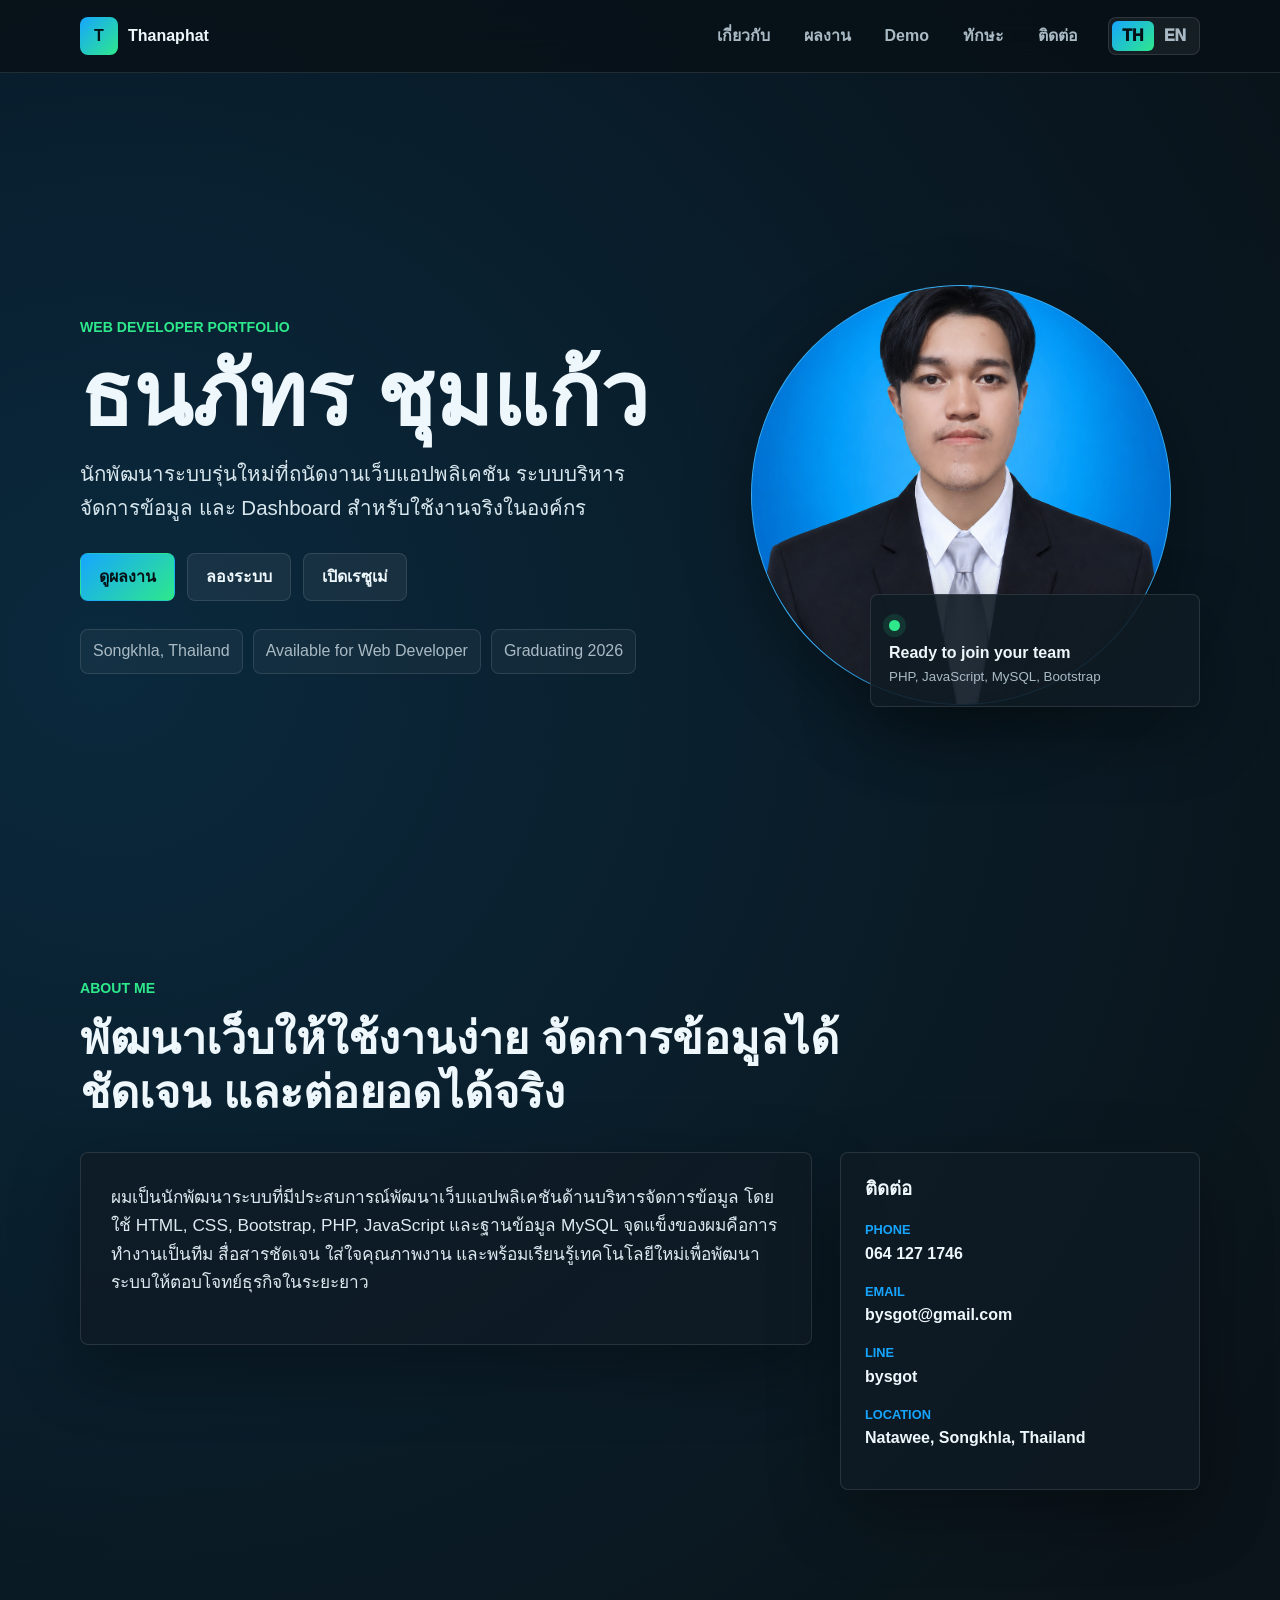
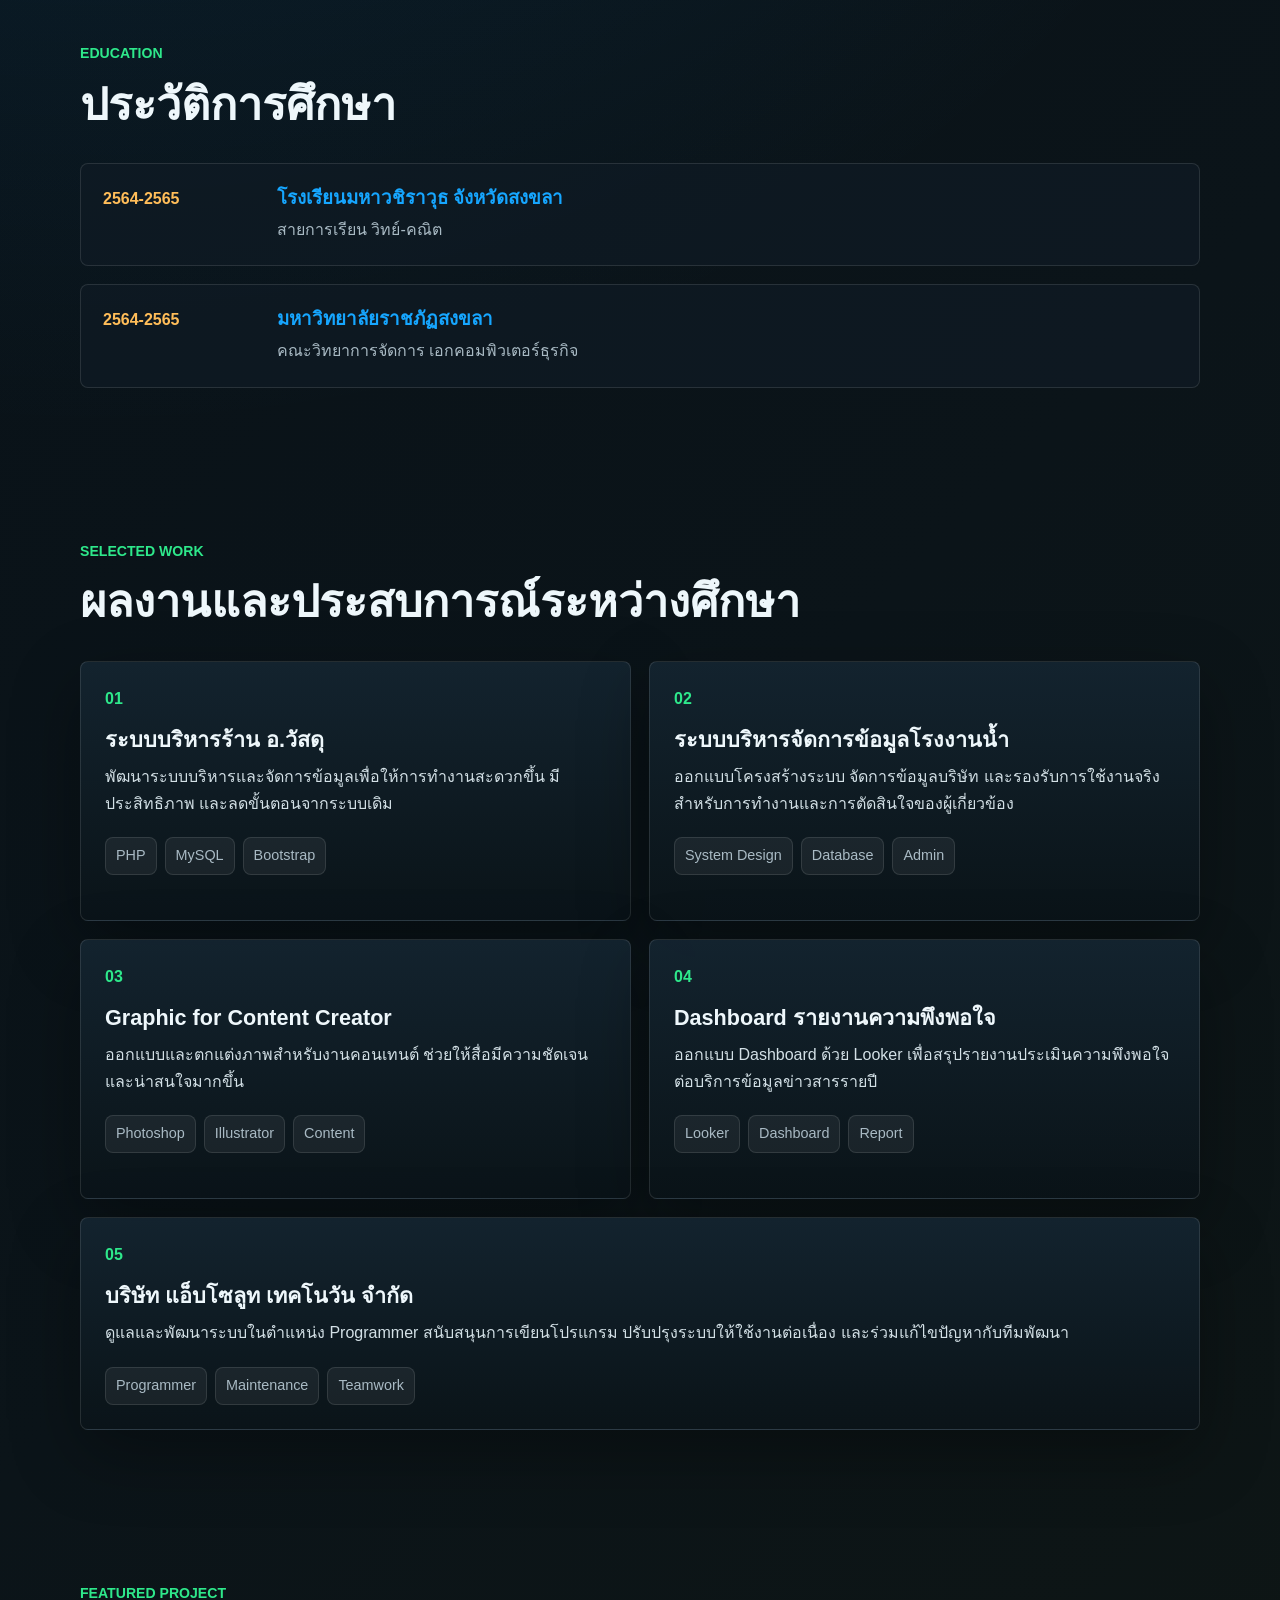
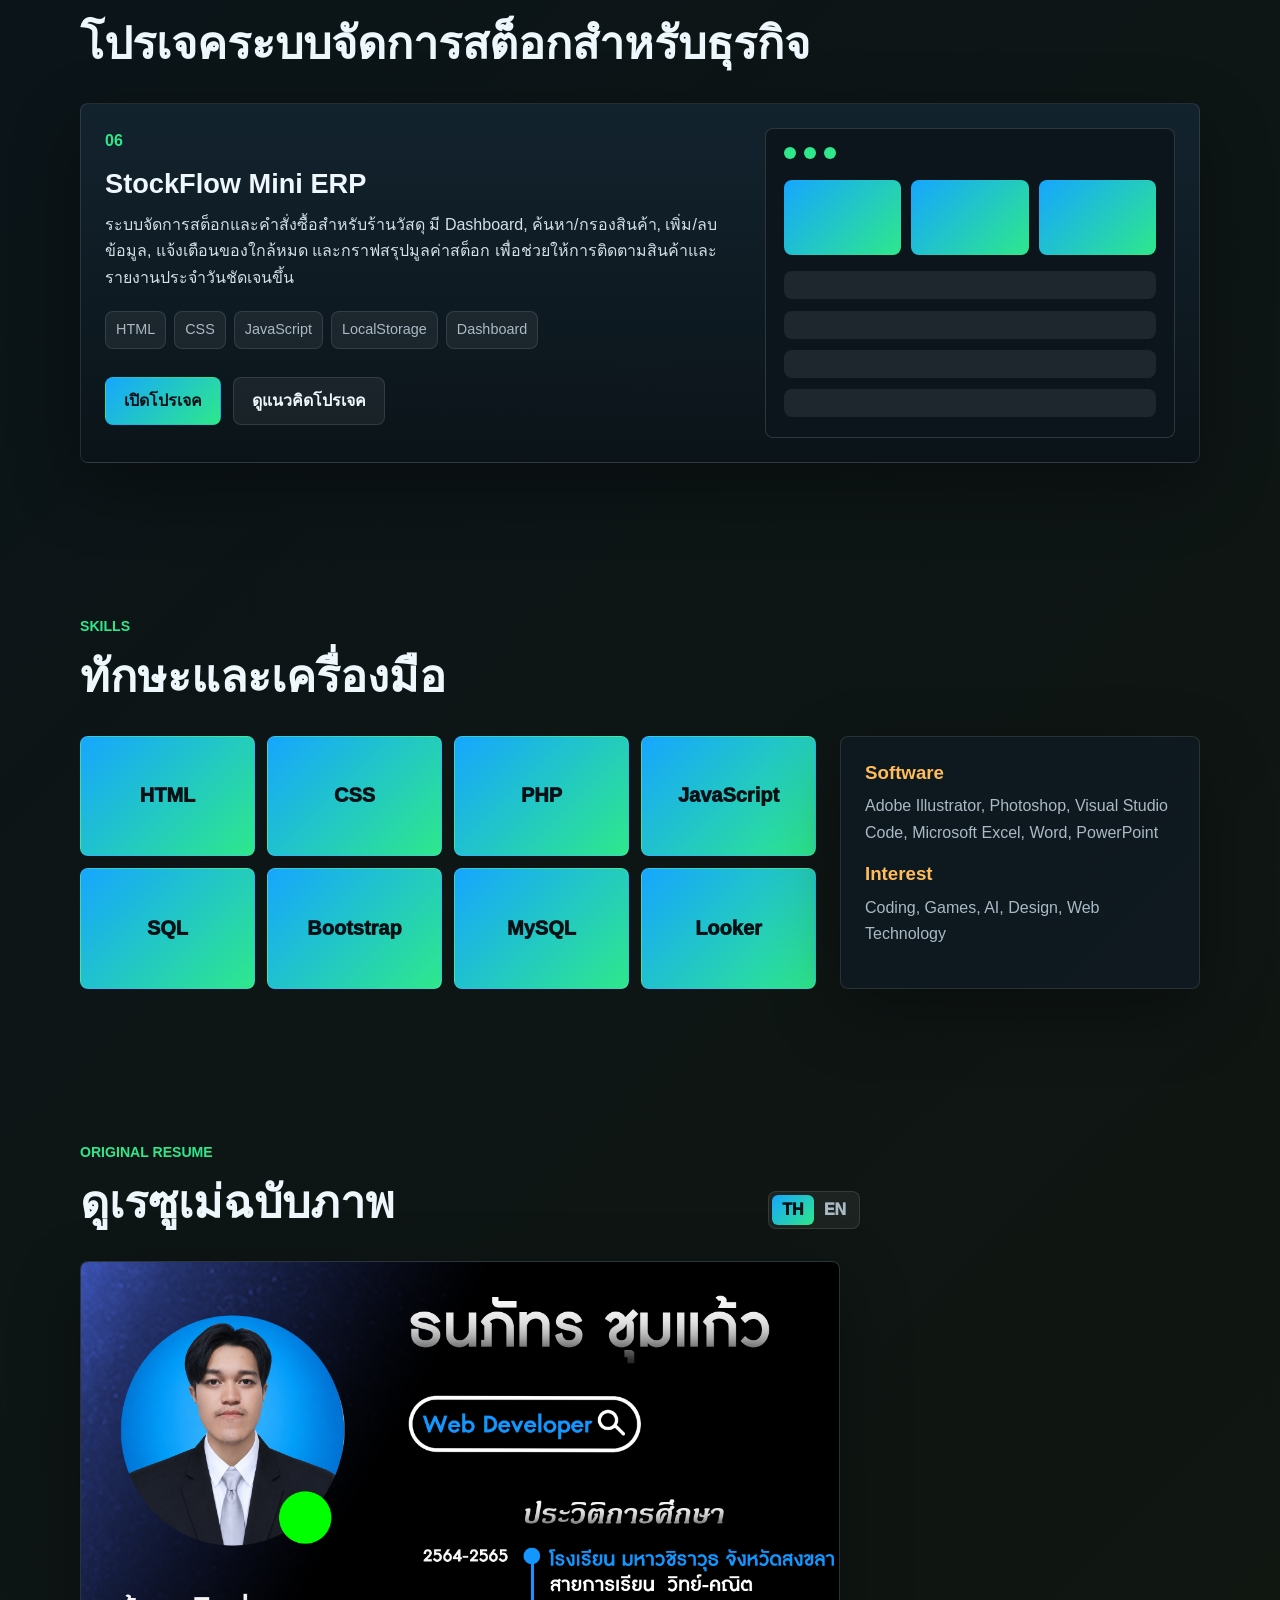
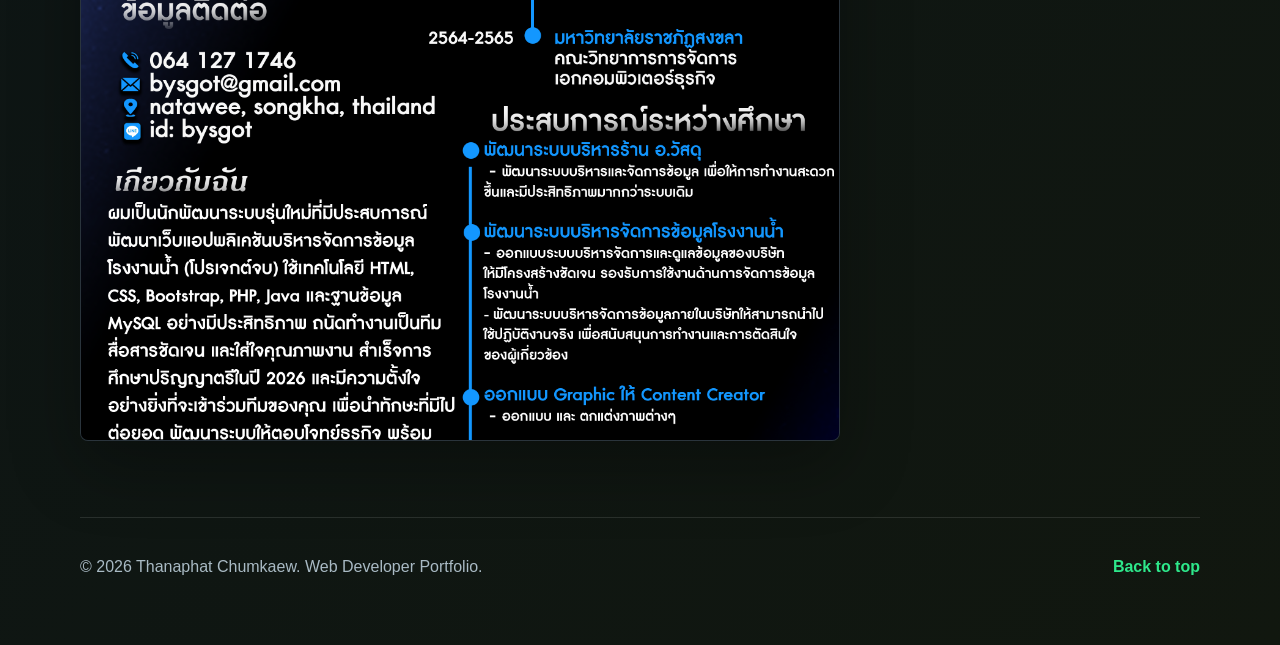
<file: index.html>
<!doctype html>
<html lang="th">
<head>
  <meta charset="utf-8">
  <meta name="viewport" content="width=device-width, initial-scale=1">
  <meta name="description" content="Portfolio ของ ธนภัทร ชุมแก้ว Web Developer พร้อมประสบการณ์พัฒนาเว็บ ระบบบริหารจัดการข้อมูล และ Dashboard">
  <title>ธนภัทร ชุมแก้ว | Web Developer Portfolio</title>
  <link rel="stylesheet" href="styles.css?v=3">
</head>
<body>
  <header class="site-header" id="top">
    <nav class="nav" aria-label="Main navigation">
      <a class="brand" href="#top" aria-label="กลับด้านบน" data-i18n-aria-label="nav.backTop">
        <span class="brand-mark">T</span>
        <span>Thanaphat</span>
      </a>
      <div class="nav-links" id="navMenu">
        <a href="#about" data-i18n="nav.about">เกี่ยวกับ</a>
        <a href="#experience" data-i18n="nav.work">ผลงาน</a>
        <a href="#projects-demo" data-i18n="nav.demo">Demo</a>
        <a href="#skills" data-i18n="nav.skills">ทักษะ</a>
        <a href="#contact" data-i18n="nav.contact">ติดต่อ</a>
      </div>
      <div class="nav-actions">
        <div class="language-switch" role="group" aria-label="เลือกภาษา" data-i18n-aria-label="language.switchLabel">
          <button class="lang-button is-active" type="button" data-lang="th" aria-pressed="true">TH</button>
          <button class="lang-button" type="button" data-lang="en" aria-pressed="false">EN</button>
        </div>
        <button class="nav-toggle" type="button" aria-expanded="false" aria-controls="navMenu" aria-label="เปิดเมนู" data-i18n-aria-label="nav.openMenu">
          <span></span><span></span><span></span>
        </button>
      </div>
    </nav>
  </header>

  <main>
    <section class="hero section-band">
      <div class="hero-copy reveal">
        <p class="eyebrow" data-i18n="hero.eyebrow">Web Developer Portfolio</p>
        <h1 data-i18n="hero.name">ธนภัทร ชุมแก้ว</h1>
        <p class="lead" data-i18n="hero.lead">นักพัฒนาระบบรุ่นใหม่ที่ถนัดงานเว็บแอปพลิเคชัน ระบบบริหารจัดการข้อมูล และ Dashboard สำหรับใช้งานจริงในองค์กร</p>
        <div class="hero-actions">
          <a class="button primary" href="#experience" data-i18n="hero.viewWork">ดูผลงาน</a>
          <a class="button ghost" href="stockflow/index.html" data-i18n="hero.tryDemo">ลองระบบ</a>
          <a class="button ghost" href="assets/resume.png" target="_blank" rel="noopener" data-resume-link data-i18n="hero.openResume">เปิดเรซูเม่</a>
        </div>
        <div class="quick-info" aria-label="ข้อมูลสรุป" data-i18n-aria-label="hero.quickInfoLabel">
          <span data-i18n="hero.location">Songkhla, Thailand</span>
          <span data-i18n="hero.availability">Available for Web Developer</span>
          <span data-i18n="hero.graduation">Graduating 2026</span>
        </div>
      </div>
      <div class="hero-visual reveal" aria-label="ภาพโปรไฟล์" data-i18n-aria-label="hero.profileLabel">
        <div class="portrait-wrap">
          <img src="assets/profile.png" alt="ธนภัทร ชุมแก้ว" data-i18n-alt="hero.profileAlt">
        </div>
        <div class="status-card">
          <span class="status-dot"></span>
          <strong data-i18n="hero.statusTitle">Ready to join your team</strong>
          <small data-i18n="hero.statusSkills">PHP, JavaScript, MySQL, Bootstrap</small>
        </div>
      </div>
    </section>

    <section class="section about" id="about">
      <div class="section-heading reveal">
        <p class="eyebrow" data-i18n="about.eyebrow">About Me</p>
        <h2 data-i18n="about.title">พัฒนาเว็บให้ใช้งานง่าย จัดการข้อมูลได้ชัดเจน และต่อยอดได้จริง</h2>
      </div>
      <div class="about-grid">
        <div class="about-text reveal">
          <p data-i18n="about.body">ผมเป็นนักพัฒนาระบบที่มีประสบการณ์พัฒนาเว็บแอปพลิเคชันด้านบริหารจัดการข้อมูล โดยใช้ HTML, CSS, Bootstrap, PHP, JavaScript และฐานข้อมูล MySQL จุดแข็งของผมคือการทำงานเป็นทีม สื่อสารชัดเจน ใส่ใจคุณภาพงาน และพร้อมเรียนรู้เทคโนโลยีใหม่เพื่อพัฒนาระบบให้ตอบโจทย์ธุรกิจในระยะยาว</p>
        </div>
        <div class="contact-panel reveal" id="contact">
          <h3 data-i18n="contact.title">ติดต่อ</h3>
          <a href="tel:0641271746"><span data-i18n="contact.phone">Phone</span>064 127 1746</a>
          <a href="mailto:bysgot@gmail.com"><span data-i18n="contact.email">Email</span>bysgot@gmail.com</a>
          <p><span data-i18n="contact.line">Line</span>bysgot</p>
          <p><span data-i18n="contact.locationLabel">Location</span><strong class="contact-value" data-i18n="contact.location">Natawee, Songkhla, Thailand</strong></p>
        </div>
      </div>
    </section>

    <section class="section education">
      <div class="section-heading reveal">
        <p class="eyebrow" data-i18n="education.eyebrow">Education</p>
        <h2 data-i18n="education.title">ประวัติการศึกษา</h2>
      </div>
      <div class="timeline compact reveal">
        <article>
          <time data-i18n="education.schoolDate">2564-2565</time>
          <div>
            <h3 data-i18n="education.schoolName">โรงเรียนมหาวชิราวุธ จังหวัดสงขลา</h3>
            <p data-i18n="education.schoolProgram">สายการเรียน วิทย์-คณิต</p>
          </div>
        </article>
        <article>
          <time data-i18n="education.universityDate">2564-2565</time>
          <div>
            <h3 data-i18n="education.universityName">มหาวิทยาลัยราชภัฏสงขลา</h3>
            <p data-i18n="education.universityProgram">คณะวิทยาการจัดการ เอกคอมพิวเตอร์ธุรกิจ</p>
          </div>
        </article>
      </div>
    </section>

    <section class="section experience" id="experience">
      <div class="section-heading reveal">
        <p class="eyebrow" data-i18n="work.eyebrow">Selected Work</p>
        <h2 data-i18n="work.title">ผลงานและประสบการณ์ระหว่างศึกษา</h2>
      </div>
      <div class="project-grid">
        <article class="project-card reveal">
          <span class="project-number">01</span>
          <h3 data-i18n="work.project1.title">ระบบบริหารร้าน อ.วัสดุ</h3>
          <p data-i18n="work.project1.body">พัฒนาระบบบริหารและจัดการข้อมูลเพื่อให้การทำงานสะดวกขึ้น มีประสิทธิภาพ และลดขั้นตอนจากระบบเดิม</p>
          <div class="tag-row"><span>PHP</span><span>MySQL</span><span>Bootstrap</span></div>
        </article>
        <article class="project-card reveal">
          <span class="project-number">02</span>
          <h3 data-i18n="work.project2.title">ระบบบริหารจัดการข้อมูลโรงงานน้ำ</h3>
          <p data-i18n="work.project2.body">ออกแบบโครงสร้างระบบ จัดการข้อมูลบริษัท และรองรับการใช้งานจริงสำหรับการทำงานและการตัดสินใจของผู้เกี่ยวข้อง</p>
          <div class="tag-row"><span>System Design</span><span>Database</span><span>Admin</span></div>
        </article>
        <article class="project-card reveal">
          <span class="project-number">03</span>
          <h3 data-i18n="work.project3.title">Graphic for Content Creator</h3>
          <p data-i18n="work.project3.body">ออกแบบและตกแต่งภาพสำหรับงานคอนเทนต์ ช่วยให้สื่อมีความชัดเจนและน่าสนใจมากขึ้น</p>
          <div class="tag-row"><span>Photoshop</span><span>Illustrator</span><span>Content</span></div>
        </article>
        <article class="project-card reveal">
          <span class="project-number">04</span>
          <h3 data-i18n="work.project4.title">Dashboard รายงานความพึงพอใจ</h3>
          <p data-i18n="work.project4.body">ออกแบบ Dashboard ด้วย Looker เพื่อสรุปรายงานประเมินความพึงพอใจต่อบริการข้อมูลข่าวสารรายปี</p>
          <div class="tag-row"><span>Looker</span><span>Dashboard</span><span>Report</span></div>
        </article>
        <article class="project-card wide reveal">
          <span class="project-number">05</span>
          <h3 data-i18n="work.project5.title">บริษัท แอ็บโซลูท เทคโนวัน จำกัด</h3>
          <p data-i18n="work.project5.body">ดูแลและพัฒนาระบบในตำแหน่ง Programmer สนับสนุนการเขียนโปรแกรม ปรับปรุงระบบให้ใช้งานต่อเนื่อง และร่วมแก้ไขปัญหากับทีมพัฒนา</p>
          <div class="tag-row"><span>Programmer</span><span>Maintenance</span><span>Teamwork</span></div>
        </article>
      </div>
    </section>

    <section class="section demo-showcase" id="projects-demo">
      <div class="section-heading reveal">
        <p class="eyebrow" data-i18n="demo.eyebrow">Featured Project</p>
        <h2 data-i18n="demo.title">โปรเจคระบบจัดการสต็อกสำหรับธุรกิจ</h2>
      </div>
      <div class="demo-layout reveal">
        <div class="demo-copy">
          <span class="project-number">06</span>
          <h3 data-i18n="demo.projectTitle">StockFlow Mini ERP</h3>
          <p data-i18n="demo.body">ระบบจัดการสต็อกและคำสั่งซื้อสำหรับร้านวัสดุ มี Dashboard, ค้นหา/กรองสินค้า, เพิ่ม/ลบข้อมูล, แจ้งเตือนของใกล้หมด และกราฟสรุปมูลค่าสต็อก เพื่อช่วยให้การติดตามสินค้าและรายงานประจำวันชัดเจนขึ้น</p>
          <div class="tag-row"><span>HTML</span><span>CSS</span><span>JavaScript</span><span>LocalStorage</span><span>Dashboard</span></div>
          <div class="hero-actions demo-actions">
            <a class="button primary" href="stockflow/index.html" data-i18n="demo.openProject">เปิดโปรเจค</a>
            <a class="button ghost" href="stockflow/index.html#report" data-i18n="demo.viewCase">ดูแนวคิดโปรเจค</a>
          </div>
        </div>
        <a class="demo-preview" href="stockflow/index.html" aria-label="เปิด StockFlow Mini ERP" data-i18n-aria-label="demo.previewLabel">
          <div class="preview-top"><span></span><span></span><span></span></div>
          <div class="preview-kpis"><b></b><b></b><b></b></div>
          <div class="preview-table"><i></i><i></i><i></i><i></i></div>
        </a>
      </div>
    </section>

    <section class="section skills" id="skills">
      <div class="section-heading reveal">
        <p class="eyebrow" data-i18n="skills.eyebrow">Skills</p>
        <h2 data-i18n="skills.title">ทักษะและเครื่องมือ</h2>
      </div>
      <div class="skills-layout">
        <div class="skill-list reveal">
          <span>HTML</span><span>CSS</span><span>PHP</span><span>JavaScript</span><span>SQL</span><span>Bootstrap</span><span>MySQL</span><span>Looker</span>
        </div>
        <div class="software-list reveal">
          <h3 data-i18n="skills.softwareTitle">Software</h3>
          <p data-i18n="skills.softwareBody">Adobe Illustrator, Photoshop, Visual Studio Code, Microsoft Excel, Word, PowerPoint</p>
          <h3 data-i18n="skills.interestTitle">Interest</h3>
          <p data-i18n="skills.interestBody">Coding, Games, AI, Design, Web Technology</p>
        </div>
      </div>
    </section>

    <section class="section resume-preview">
      <div class="section-heading resume-heading reveal">
        <div>
          <p class="eyebrow" data-i18n="resume.eyebrow">Original Resume</p>
          <h2 data-i18n="resume.title">ดูเรซูเม่ฉบับภาพ</h2>
        </div>
        <div class="language-switch resume-switch" role="group" aria-label="เลือกภาษาเรซูเม่" data-i18n-aria-label="resume.switchLabel">
          <button class="lang-button is-active" type="button" data-lang="th" aria-pressed="true">TH</button>
          <button class="lang-button" type="button" data-lang="en" aria-pressed="false">EN</button>
        </div>
      </div>
      <a class="resume-image reveal" href="assets/resume.png" target="_blank" rel="noopener" aria-label="เปิดเรซูเม่ขนาดเต็ม" data-resume-link data-i18n-aria-label="resume.openFull">
        <img src="assets/resume.png" alt="เรซูเม่ของ ธนภัทร ชุมแก้ว" data-resume-img data-i18n-alt="resume.imageAlt">
      </a>
    </section>
  </main>

  <footer class="footer">
    <p data-i18n="footer.copy">© 2026 Thanaphat Chumkaew. Web Developer Portfolio.</p>
    <a href="#top" data-i18n="footer.backTop">Back to top</a>
  </footer>

  <script src="script.js?v=3"></script>
</body>
</html>
</file>
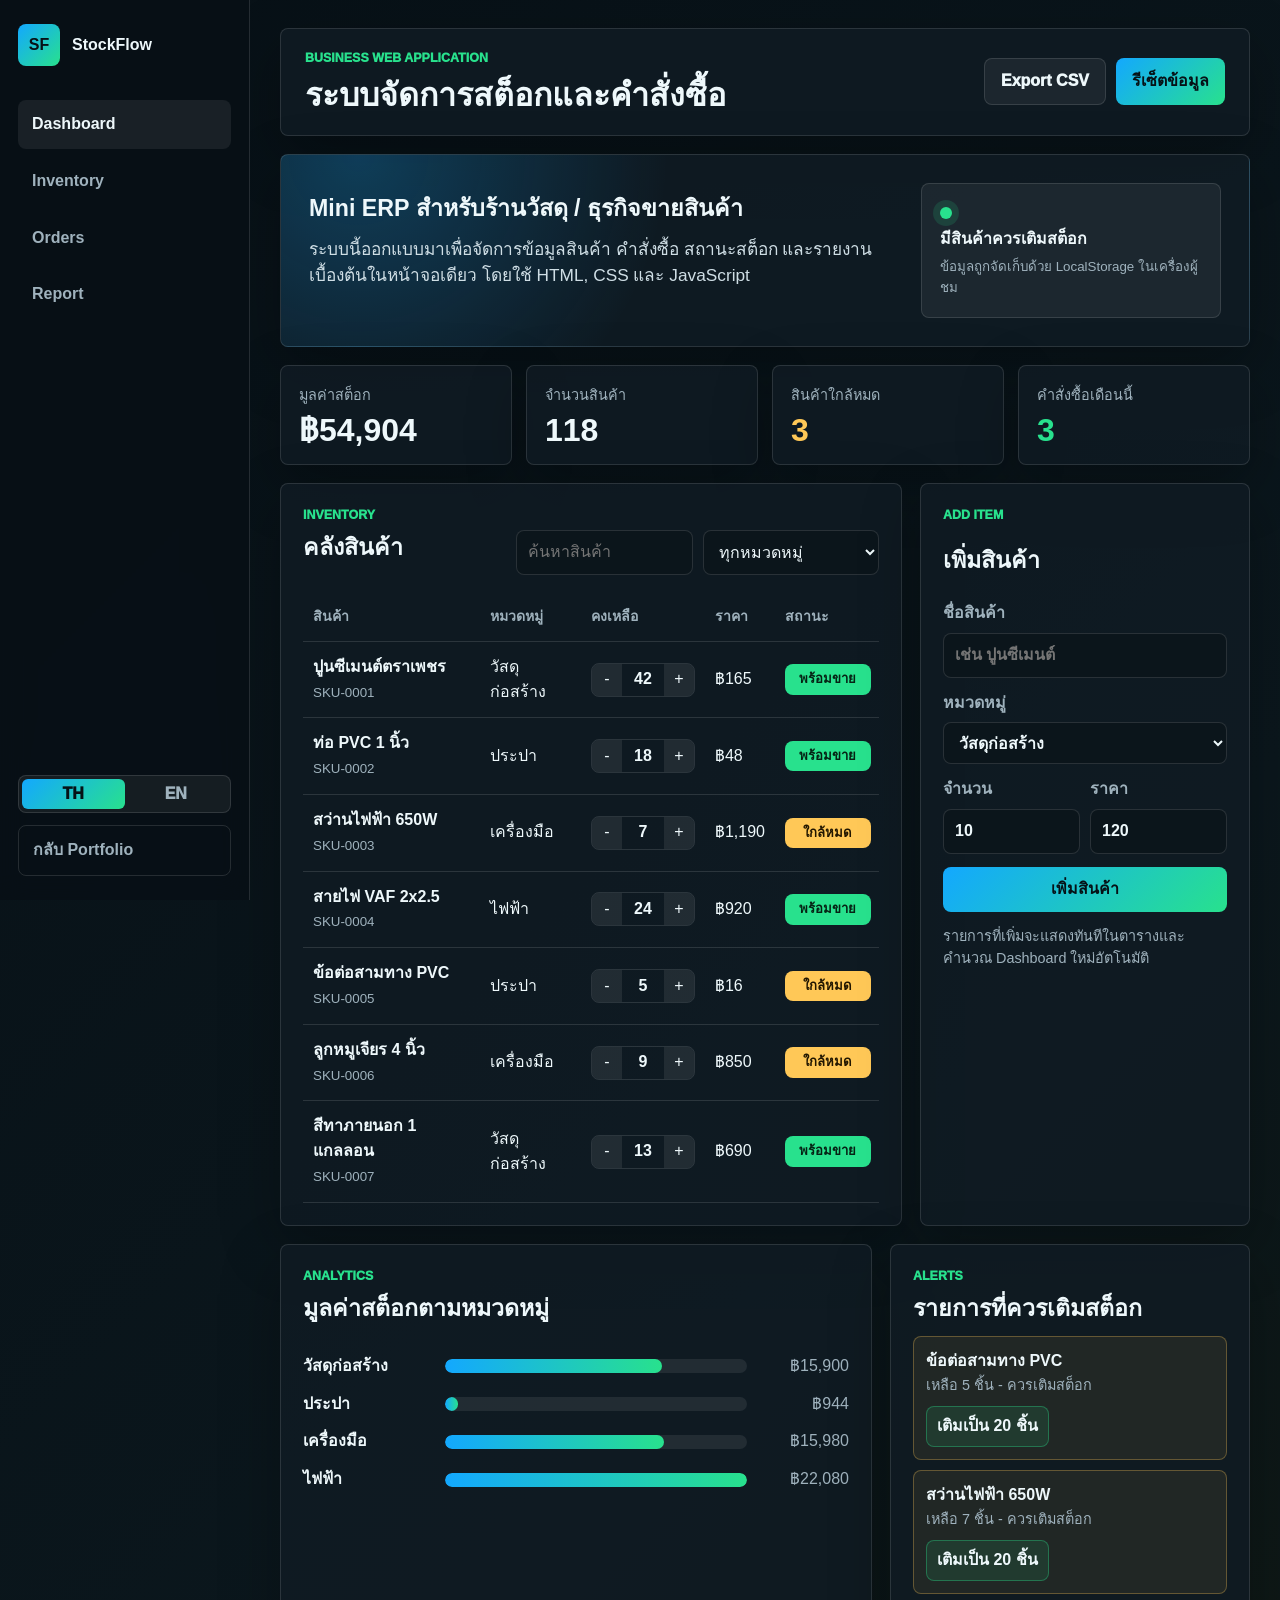
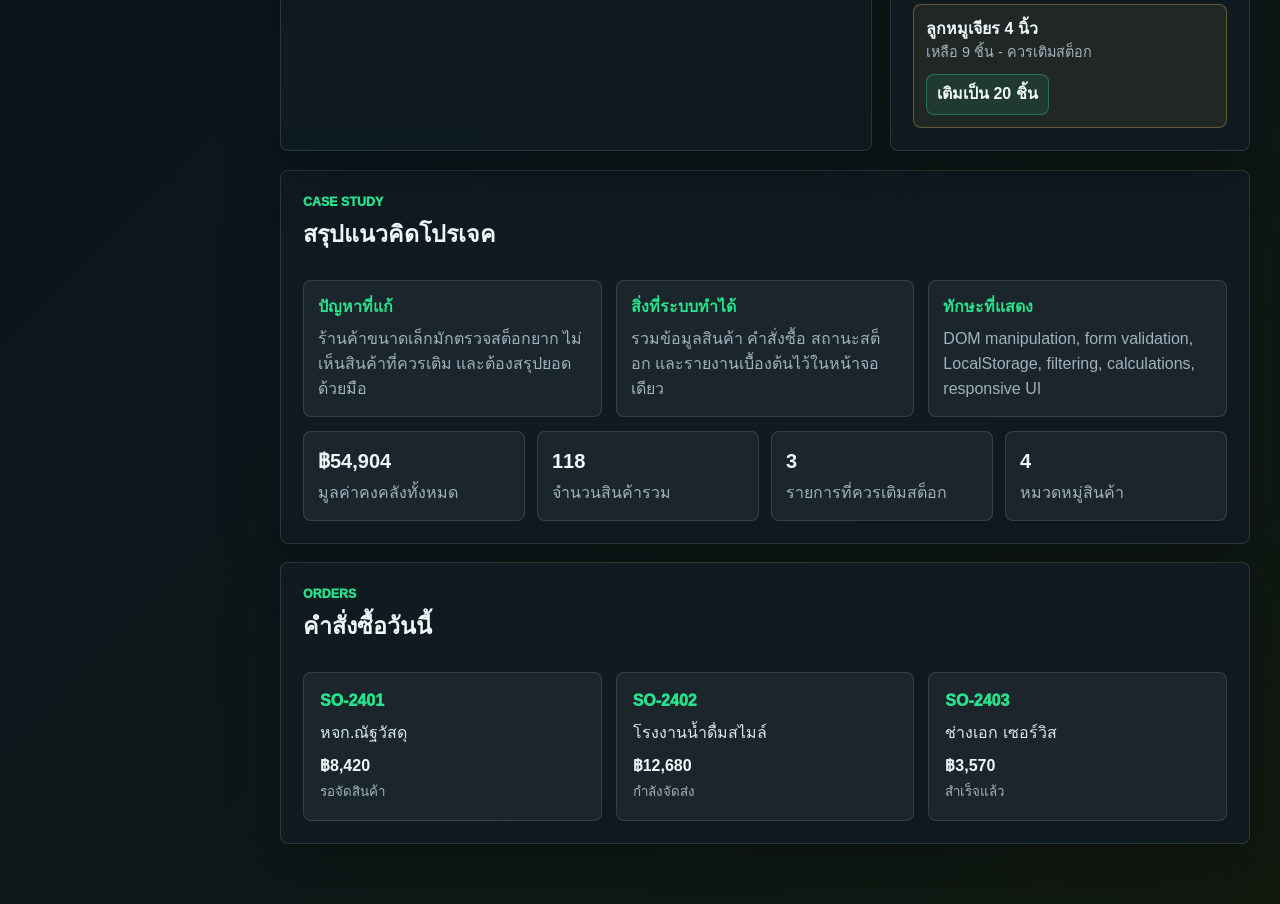
<file: stockflow/index.html>
<!doctype html>
<html lang="th">
<head>
  <meta charset="utf-8">
  <meta name="viewport" content="width=device-width, initial-scale=1">
  <meta name="description" content="StockFlow Mini ERP ระบบจัดการสต็อกและคำสั่งซื้อสำหรับร้านวัสดุและธุรกิจขายสินค้า">
  <title>StockFlow Mini ERP | Thanaphat Portfolio Project</title>
  <link rel="stylesheet" href="style.css?v=3">
</head>
<body>
  <aside class="sidebar" aria-label="Project navigation" data-i18n-aria-label="sidebar.label">
    <a class="brand" href="../index.html#projects-demo">
      <span>SF</span>
      <strong>StockFlow</strong>
    </a>
    <nav>
      <a href="#dashboard" class="active" data-i18n="sidebar.dashboard">Dashboard</a>
      <a href="#inventory" data-i18n="sidebar.inventory">Inventory</a>
      <a href="#orders" data-i18n="sidebar.orders">Orders</a>
      <a href="#report" data-i18n="sidebar.report">Report</a>
    </nav>
    <div class="language-switch" role="group" aria-label="เลือกภาษา" data-i18n-aria-label="language.switchLabel">
      <button class="lang-button is-active" type="button" data-lang="th" aria-pressed="true">TH</button>
      <button class="lang-button" type="button" data-lang="en" aria-pressed="false">EN</button>
    </div>
    <a class="back-link" href="../index.html#projects-demo" data-i18n="sidebar.back">กลับ Portfolio</a>
  </aside>

  <main class="app-shell">
    <header class="topbar">
      <div>
        <p class="eyebrow" data-i18n="top.eyebrow">Business Web Application</p>
        <h1 data-i18n="top.title">ระบบจัดการสต็อกและคำสั่งซื้อ</h1>
      </div>
      <div class="top-actions">
        <button class="secondary-btn" id="exportReport" type="button" data-i18n="top.export">Export CSV</button>
        <button class="reset-btn" id="resetData" type="button" data-i18n="top.reset">รีเซ็ตข้อมูล</button>
      </div>
    </header>

    <section class="hero" id="dashboard">
      <div class="hero-copy">
        <h2 data-i18n="hero.title">Mini ERP สำหรับร้านวัสดุ / ธุรกิจขายสินค้า</h2>
        <p data-i18n="hero.body">ระบบนี้ออกแบบมาเพื่อจัดการข้อมูลสินค้า คำสั่งซื้อ สถานะสต็อก และรายงานเบื้องต้นในหน้าจอเดียว โดยใช้ HTML, CSS และ JavaScript</p>
      </div>
      <div class="health-card" aria-label="system health" data-i18n-aria-label="hero.healthLabel">
        <span class="pulse"></span>
        <strong id="healthText">ระบบพร้อมใช้งาน</strong>
        <small data-i18n="hero.storageNote">ข้อมูลถูกจัดเก็บด้วย LocalStorage ในเครื่องผู้ชม</small>
      </div>
    </section>

    <section class="kpi-grid" aria-label="summary cards" data-i18n-aria-label="kpi.label">
      <article class="kpi-card">
        <span data-i18n="kpi.stockValue">มูลค่าสต็อก</span>
        <strong id="stockValue">0</strong>
      </article>
      <article class="kpi-card">
        <span data-i18n="kpi.totalItems">จำนวนสินค้า</span>
        <strong id="totalItems">0</strong>
      </article>
      <article class="kpi-card warning">
        <span data-i18n="kpi.lowStock">สินค้าใกล้หมด</span>
        <strong id="lowStock">0</strong>
      </article>
      <article class="kpi-card success">
        <span data-i18n="kpi.monthlyOrders">คำสั่งซื้อเดือนนี้</span>
        <strong id="monthlyOrders">0</strong>
      </article>
    </section>

    <section class="workspace" id="inventory">
      <div class="panel inventory-panel">
        <div class="panel-head">
          <div>
            <p class="eyebrow" data-i18n="inventory.eyebrow">Inventory</p>
            <h2 data-i18n="inventory.title">คลังสินค้า</h2>
          </div>
          <div class="filters">
            <input id="searchInput" type="search" placeholder="ค้นหาสินค้า" data-i18n-placeholder="inventory.search">
            <select id="categoryFilter" aria-label="กรองหมวดหมู่" data-i18n-aria-label="inventory.categoryFilter">
              <option value="all" data-i18n="category.all">ทุกหมวดหมู่</option>
              <option value="วัสดุก่อสร้าง" data-i18n="category.materials">วัสดุก่อสร้าง</option>
              <option value="เครื่องมือ" data-i18n="category.tools">เครื่องมือ</option>
              <option value="ประปา" data-i18n="category.plumbing">ประปา</option>
              <option value="ไฟฟ้า" data-i18n="category.electrical">ไฟฟ้า</option>
            </select>
          </div>
        </div>
        <div class="table-wrap">
          <table>
            <thead>
              <tr>
                <th data-i18n="table.product">สินค้า</th>
                <th data-i18n="table.category">หมวดหมู่</th>
                <th data-i18n="table.qty">คงเหลือ</th>
                <th data-i18n="table.price">ราคา</th>
                <th data-i18n="table.status">สถานะ</th>
                <th></th>
              </tr>
            </thead>
            <tbody id="inventoryRows"></tbody>
          </table>
        </div>
      </div>

      <form class="panel product-form" id="productForm">
        <p class="eyebrow" data-i18n="form.eyebrow">Add Item</p>
        <h2 data-i18n="form.title">เพิ่มสินค้า</h2>
        <label><span data-i18n="form.nameLabel">ชื่อสินค้า</span><input id="productName" required minlength="2" placeholder="เช่น ปูนซีเมนต์" data-i18n-placeholder="form.namePlaceholder"></label>
        <label><span data-i18n="form.categoryLabel">หมวดหมู่</span>
          <select id="productCategory" required>
            <option value="วัสดุก่อสร้าง" data-i18n="category.materials">วัสดุก่อสร้าง</option>
            <option value="เครื่องมือ" data-i18n="category.tools">เครื่องมือ</option>
            <option value="ประปา" data-i18n="category.plumbing">ประปา</option>
            <option value="ไฟฟ้า" data-i18n="category.electrical">ไฟฟ้า</option>
          </select>
        </label>
        <div class="form-grid">
          <label><span data-i18n="form.qtyLabel">จำนวน</span><input id="productQty" required type="number" min="0" value="10"></label>
          <label><span data-i18n="form.priceLabel">ราคา</span><input id="productPrice" required type="number" min="1" value="120"></label>
        </div>
        <button type="submit" data-i18n="form.submit">เพิ่มสินค้า</button>
        <p class="form-note" data-i18n="form.note">รายการที่เพิ่มจะแสดงทันทีในตารางและคำนวณ Dashboard ใหม่อัตโนมัติ</p>
      </form>
    </section>

    <section class="insight-grid">
      <div class="panel chart-panel">
        <div class="panel-head simple">
          <div>
            <p class="eyebrow" data-i18n="analytics.eyebrow">Analytics</p>
            <h2 data-i18n="analytics.title">มูลค่าสต็อกตามหมวดหมู่</h2>
          </div>
        </div>
        <div id="chartBars" class="chart-bars"></div>
      </div>
      <div class="panel alert-panel">
        <p class="eyebrow" data-i18n="alerts.eyebrow">Alerts</p>
        <h2 data-i18n="alerts.title">รายการที่ควรเติมสต็อก</h2>
        <div id="alertList" class="alert-list"></div>
      </div>
    </section>

    <div class="anchor-point" id="about" aria-hidden="true"></div>
    <section class="panel report-panel" id="report">
      <div class="panel-head simple">
        <div>
          <p class="eyebrow" data-i18n="case.eyebrow">Case Study</p>
          <h2 data-i18n="case.title">สรุปแนวคิดโปรเจค</h2>
        </div>
      </div>
      <div class="case-grid">
        <article>
          <strong data-i18n="case.problemTitle">ปัญหาที่แก้</strong>
          <p data-i18n="case.problemBody">ร้านค้าขนาดเล็กมักตรวจสต็อกยาก ไม่เห็นสินค้าที่ควรเติม และต้องสรุปยอดด้วยมือ</p>
        </article>
        <article>
          <strong data-i18n="case.solutionTitle">สิ่งที่ระบบทำได้</strong>
          <p data-i18n="case.solutionBody">รวมข้อมูลสินค้า คำสั่งซื้อ สถานะสต็อก และรายงานเบื้องต้นไว้ในหน้าจอเดียว</p>
        </article>
        <article>
          <strong data-i18n="case.skillsTitle">ทักษะที่แสดง</strong>
          <p data-i18n="case.skillsBody">DOM manipulation, form validation, LocalStorage, filtering, calculations, responsive UI</p>
        </article>
      </div>
      <div class="metric-list" id="reportSummary"></div>
    </section>

    <section class="panel orders" id="orders">
      <div class="panel-head simple">
        <div>
          <p class="eyebrow" data-i18n="orders.eyebrow">Orders</p>
          <h2 data-i18n="orders.title">คำสั่งซื้อวันนี้</h2>
        </div>
      </div>
      <div class="order-board" id="orderBoard"></div>
    </section>
  </main>

  <script src="app.js?v=3"></script>
</body>
</html>
</file>
<file: styles.css>
﻿:root {
  --bg: #081016;
  --surface: #101b24;
  --surface-2: #142430;
  --text: #eef7fb;
  --muted: #a9bac4;
  --line: rgba(255, 255, 255, 0.11);
  --accent: #16a6ff;
  --accent-2: #2ee88b;
  --warm: #ffbd59;
  --shadow: 0 24px 70px rgba(0, 0, 0, 0.32);
}

* { box-sizing: border-box; }
html { scroll-behavior: smooth; }
button { font: inherit; cursor: pointer; }
body {
  margin: 0;
  font-family: "Segoe UI", Tahoma, sans-serif;
  color: var(--text);
  background: radial-gradient(circle at 8% 12%, rgba(22, 166, 255, 0.16), transparent 28%), linear-gradient(135deg, #071018 0%, #0b1419 46%, #11170f 100%);
  line-height: 1.65;
}
body.menu-open { overflow: hidden; }
a { color: inherit; text-decoration: none; }
img { max-width: 100%; display: block; }

.site-header {
  position: sticky;
  top: 0;
  z-index: 20;
  background: rgba(8, 16, 22, 0.82);
  border-bottom: 1px solid var(--line);
  backdrop-filter: blur(18px);
}
.nav {
  width: min(1120px, calc(100% - 40px));
  height: 72px;
  margin: 0 auto;
  display: flex;
  align-items: center;
  justify-content: space-between;
  gap: 16px;
}
.brand { display: inline-flex; align-items: center; gap: 10px; font-weight: 800; letter-spacing: 0; }
.brand-mark {
  width: 38px;
  height: 38px;
  display: grid;
  place-items: center;
  border-radius: 8px;
  color: #061116;
  background: linear-gradient(135deg, var(--accent), var(--accent-2));
}
.nav-links { display: flex; align-items: center; gap: 6px; margin-left: auto; }
.nav-links a {
  padding: 10px 14px;
  border-radius: 8px;
  color: var(--muted);
  font-weight: 700;
}
.nav-links a:hover { color: var(--text); background: rgba(255,255,255,0.07); }
.nav-actions { display: flex; align-items: center; gap: 10px; }
.language-switch {
  display: inline-grid;
  grid-template-columns: repeat(2, minmax(42px, 1fr));
  min-height: 38px;
  padding: 3px;
  border: 1px solid var(--line);
  border-radius: 8px;
  background: rgba(255,255,255,0.06);
}
.lang-button {
  min-width: 42px;
  min-height: 30px;
  border: 0;
  border-radius: 6px;
  color: var(--muted);
  background: transparent;
  font-weight: 950;
  letter-spacing: 0;
}
.lang-button:hover, .lang-button:focus-visible { color: var(--text); outline: none; }
.lang-button.is-active { color: #061116; background: linear-gradient(135deg, var(--accent), var(--accent-2)); }
.nav-toggle { display: none; width: 42px; height: 42px; border: 1px solid var(--line); border-radius: 8px; background: transparent; }
.nav-toggle span { display: block; width: 18px; height: 2px; margin: 5px auto; background: var(--text); }

.section, .section-band { width: min(1120px, calc(100% - 40px)); margin: 0 auto; }
.hero {
  min-height: calc(100vh - 72px);
  display: grid;
  grid-template-columns: minmax(0, 1.1fr) minmax(320px, 0.9fr);
  align-items: center;
  gap: 56px;
  padding: 58px 0 42px;
}
.eyebrow { margin: 0 0 12px; color: var(--accent-2); font-size: 0.88rem; font-weight: 900; text-transform: uppercase; }
h1, h2, h3, p { margin-top: 0; }
h1 { margin-bottom: 18px; font-size: 5.4rem; line-height: 1.02; }
h2 { margin-bottom: 0; font-size: 2.8rem; line-height: 1.2; }
h3 { line-height: 1.32; }
.lead { max-width: 720px; color: #d8e7ee; font-size: 1.28rem; }
.hero-actions { display: flex; flex-wrap: wrap; gap: 12px; margin: 28px 0; }
.button {
  display: inline-flex;
  align-items: center;
  justify-content: center;
  min-height: 46px;
  padding: 10px 18px;
  border-radius: 8px;
  border: 1px solid var(--line);
  font-weight: 900;
}
.button.primary { color: #061116; background: linear-gradient(135deg, var(--accent), var(--accent-2)); border-color: transparent; }
.button.ghost { background: rgba(255,255,255,0.06); }
.quick-info { display: flex; flex-wrap: wrap; gap: 10px; color: var(--muted); }
.quick-info span { padding: 8px 12px; border: 1px solid var(--line); border-radius: 8px; background: rgba(255,255,255,0.04); }
.hero-visual { position: relative; min-height: 540px; display: grid; place-items: center; }
.portrait-wrap {
  width: min(420px, 86vw);
  aspect-ratio: 1;
  overflow: hidden;
  border: 1px solid rgba(255,255,255,0.2);
  border-radius: 50%;
  background: #0a9af0;
  box-shadow: var(--shadow);
}
.portrait-wrap img { width: 100%; height: 100%; object-fit: cover; }
.status-card {
  position: absolute;
  right: 0;
  bottom: 58px;
  width: min(330px, 86vw);
  padding: 18px;
  border: 1px solid var(--line);
  border-radius: 8px;
  background: rgba(16, 27, 36, 0.9);
  box-shadow: var(--shadow);
}
.status-card strong, .status-card small { display: block; }
.status-card small { color: var(--muted); }
.status-dot { display: inline-block; width: 11px; height: 11px; margin-right: 8px; border-radius: 50%; background: var(--accent-2); box-shadow: 0 0 0 6px rgba(46,232,139,0.12); }

.section { padding: 76px 0; }
.section-heading { max-width: 780px; margin-bottom: 32px; }
.about-grid { display: grid; grid-template-columns: minmax(0, 1fr) 360px; gap: 28px; align-items: start; }
.about-text, .contact-panel, .software-list {
  border: 1px solid var(--line);
  border-radius: 8px;
  background: rgba(16, 27, 36, 0.72);
  box-shadow: var(--shadow);
}
.about-text { padding: 30px; font-size: 1.08rem; color: #dce9ef; }
.contact-panel { padding: 24px; }
.contact-panel h3 { margin-bottom: 18px; }
.contact-panel a, .contact-panel p { display: block; margin: 0 0 14px; color: var(--text); font-weight: 800; }
.contact-panel span { display: block; color: var(--accent); font-size: 0.8rem; text-transform: uppercase; }
.contact-panel .contact-value { display: block; color: var(--text); font-size: 1rem; text-transform: none; }
.timeline { position: relative; display: grid; gap: 18px; }
.timeline article {
  display: grid;
  grid-template-columns: 150px minmax(0, 1fr);
  gap: 24px;
  padding: 22px;
  border: 1px solid var(--line);
  border-radius: 8px;
  background: rgba(16, 27, 36, 0.72);
}
.timeline time { color: var(--warm); font-weight: 900; }
.timeline h3 { margin-bottom: 6px; color: var(--accent); }
.timeline p { margin-bottom: 0; color: var(--muted); }
.project-grid { display: grid; grid-template-columns: repeat(2, minmax(0, 1fr)); gap: 18px; }
.project-card {
  min-height: 260px;
  padding: 24px;
  border: 1px solid var(--line);
  border-radius: 8px;
  background: linear-gradient(180deg, rgba(20, 36, 48, 0.94), rgba(11, 20, 25, 0.92));
  box-shadow: var(--shadow);
}
.project-card.wide { grid-column: 1 / -1; min-height: 0; }
.project-number { color: var(--accent-2); font-weight: 900; }
.project-card h3 { margin: 14px 0 10px; font-size: 1.35rem; }
.project-card p { color: #d3e0e6; }
.tag-row { display: flex; flex-wrap: wrap; gap: 8px; margin-top: 20px; }
.tag-row span, .skill-list span { border-radius: 8px; border: 1px solid var(--line); background: rgba(255,255,255,0.06); }
.tag-row span { padding: 6px 10px; color: var(--muted); font-size: 0.9rem; }
.demo-layout {
  display: grid;
  grid-template-columns: minmax(0, 1fr) 410px;
  gap: 24px;
  align-items: stretch;
  padding: 24px;
  border: 1px solid var(--line);
  border-radius: 8px;
  background: linear-gradient(180deg, rgba(20, 36, 48, 0.94), rgba(11, 20, 25, 0.92));
  box-shadow: var(--shadow);
}
.demo-copy h3 { margin: 12px 0 10px; font-size: 1.7rem; }
.demo-copy p { color: #d3e0e6; }
.demo-actions { margin-bottom: 0; }
.demo-preview {
  min-height: 310px;
  padding: 18px;
  border: 1px solid rgba(255,255,255,0.14);
  border-radius: 8px;
  background: #0b151b;
  display: grid;
  gap: 16px;
}
.preview-top { display: flex; gap: 8px; }
.preview-top span { width: 12px; height: 12px; border-radius: 50%; background: var(--accent-2); }
.preview-kpis { display: grid; grid-template-columns: repeat(3, 1fr); gap: 10px; }
.preview-kpis b { min-height: 70px; border-radius: 8px; background: linear-gradient(135deg, var(--accent), var(--accent-2)); }
.preview-table { display: grid; gap: 10px; }
.preview-table i { height: 28px; border-radius: 8px; background: rgba(255,255,255,0.08); }
.skills-layout { display: grid; grid-template-columns: 1fr 360px; gap: 24px; }
.skill-list { display: grid; grid-template-columns: repeat(4, minmax(0, 1fr)); gap: 12px; }
.skill-list span { min-height: 84px; display: grid; place-items: center; color: #061116; background: linear-gradient(135deg, var(--accent), var(--accent-2)); font-size: 1.25rem; font-weight: 950; }
.software-list { padding: 24px; }
.software-list h3 { color: var(--warm); margin: 0 0 8px; }
.software-list p { color: var(--muted); }
.resume-image {
  display: block;
  width: min(760px, 100%);
  max-height: 780px;
  overflow: hidden;
  border: 1px solid var(--line);
  border-radius: 8px;
  background: var(--surface);
  box-shadow: var(--shadow);
}
.resume-image img { width: 100%; height: auto; }
.resume-heading {
  display: flex;
  align-items: end;
  justify-content: space-between;
  gap: 18px;
}
.resume-heading h2 { margin-bottom: 0; }
.resume-switch { flex: 0 0 auto; }
.footer {
  width: min(1120px, calc(100% - 40px));
  margin: 0 auto;
  padding: 36px 0 48px;
  border-top: 1px solid var(--line);
  display: flex;
  justify-content: space-between;
  gap: 16px;
  color: var(--muted);
}
.footer a { color: var(--accent-2); font-weight: 900; }
.reveal { opacity: 0; transform: translateY(18px); transition: opacity .7s ease, transform .7s ease; }
.reveal.is-visible { opacity: 1; transform: translateY(0); }

@media (max-width: 860px) {
  h1 { font-size: 4.4rem; }
  h2 { font-size: 2.35rem; }
  .nav-toggle { display: block; }
  .nav-links {
    position: fixed;
    inset: 72px 20px auto 20px;
    display: none;
    flex-direction: column;
    align-items: stretch;
    padding: 12px;
    border: 1px solid var(--line);
    border-radius: 8px;
    background: #0b1419;
  }
  body.menu-open .nav-links { display: flex; }
  .hero { grid-template-columns: 1fr; gap: 18px; padding-top: 36px; }
  .hero-visual { min-height: auto; padding-bottom: 96px; }
  .status-card { left: 50%; right: auto; bottom: 16px; transform: translateX(-50%); }
  .about-grid, .skills-layout, .project-grid, .demo-layout { grid-template-columns: 1fr; }
  .timeline article { grid-template-columns: 1fr; gap: 8px; }
  .skill-list { grid-template-columns: repeat(2, minmax(0, 1fr)); }
}

@media (max-width: 520px) {
  .section, .section-band, .nav, .footer { width: min(100% - 28px, 1120px); }
  .nav { height: 64px; }
  .nav-links { top: 64px; }
  .brand span:last-child { display: none; }
  .language-switch { grid-template-columns: repeat(2, minmax(38px, 1fr)); }
  .lang-button { min-width: 38px; }
  .hero { min-height: auto; }
  h1 { font-size: 2.55rem; }
  h2 { font-size: 1.9rem; }
  .lead { font-size: 1.08rem; }
  .skill-list span { font-size: 1.05rem; }
  .hero-actions .button { width: 100%; }
  .demo-preview { min-height: 230px; }
  .quick-info span { width: 100%; }
  .section { padding: 54px 0; }
  .about-text, .contact-panel, .project-card, .software-list { padding: 20px; }
  .skill-list span { min-height: 70px; }
  .resume-heading { align-items: start; flex-direction: column; }
  .footer { flex-direction: column; }
}
</file>
<file: stockflow/style.css>
﻿:root {
  --bg: #091116;
  --panel: #101c24;
  --panel-2: #142630;
  --text: #eef8fb;
  --muted: #9fb2bd;
  --line: rgba(255, 255, 255, 0.12);
  --accent: #13a8ff;
  --green: #28e18d;
  --yellow: #ffc857;
  --red: #ff6b6b;
  --shadow: 0 20px 60px rgba(0, 0, 0, 0.28);
}

* { box-sizing: border-box; }
html { scroll-behavior: smooth; }
body {
  margin: 0;
  min-height: 100vh;
  color: var(--text);
  font-family: "Segoe UI", Tahoma, sans-serif;
  background: linear-gradient(135deg, #071016, #0b171d 54%, #11190f);
  line-height: 1.55;
}
a { color: inherit; text-decoration: none; }
button, input, select { font: inherit; }
button { cursor: pointer; }

.sidebar {
  position: fixed;
  inset: 0 auto 0 0;
  width: 250px;
  padding: 24px 18px;
  display: flex;
  flex-direction: column;
  border-right: 1px solid var(--line);
  background: rgba(8, 16, 22, 0.92);
  backdrop-filter: blur(14px);
}
.brand { display: flex; align-items: center; gap: 12px; margin-bottom: 34px; font-weight: 900; }
.brand span {
  width: 42px;
  height: 42px;
  display: grid;
  place-items: center;
  border-radius: 8px;
  color: #071116;
  background: linear-gradient(135deg, var(--accent), var(--green));
}
.sidebar nav { display: grid; gap: 8px; }
.sidebar nav a, .back-link {
  padding: 12px 14px;
  border-radius: 8px;
  color: var(--muted);
  font-weight: 800;
}
.sidebar nav a.active, .sidebar nav a:hover, .back-link:hover { color: var(--text); background: rgba(255,255,255,0.07); }
.language-switch {
  display: inline-grid;
  grid-template-columns: repeat(2, minmax(42px, 1fr));
  min-height: 38px;
  padding: 3px;
  border: 1px solid var(--line);
  border-radius: 8px;
  background: rgba(255,255,255,0.06);
}
.sidebar .language-switch { width: 100%; margin-top: auto; }
.lang-button {
  min-width: 42px;
  min-height: 30px;
  border: 0;
  border-radius: 6px;
  color: var(--muted);
  background: transparent;
  font-weight: 950;
  letter-spacing: 0;
}
.lang-button:hover, .lang-button:focus-visible { color: var(--text); outline: none; }
.lang-button.is-active { color: #061116; background: linear-gradient(135deg, var(--accent), var(--green)); }
.back-link { margin-top: 12px; border: 1px solid var(--line); }

.app-shell { width: min(1180px, calc(100% - 310px)); margin-left: 280px; padding: 28px 0 60px; }
.topbar, .hero, .panel, .kpi-card {
  border: 1px solid var(--line);
  border-radius: 8px;
  background: rgba(16, 28, 36, 0.82);
  box-shadow: var(--shadow);
}
.topbar {
  min-height: 96px;
  padding: 20px 24px;
  display: flex;
  align-items: center;
  justify-content: space-between;
  gap: 16px;
}
.eyebrow { margin: 0 0 8px; color: var(--green); font-size: 0.78rem; font-weight: 950; text-transform: uppercase; }
h1, h2, p { margin-top: 0; }
h1 { margin-bottom: 0; font-size: 2rem; line-height: 1.2; }
h2 { margin-bottom: 12px; font-size: 1.45rem; line-height: 1.28; }
.top-actions { display: flex; flex-wrap: wrap; gap: 10px; justify-content: flex-end; }
.reset-btn, .secondary-btn, .product-form button {
  min-height: 44px;
  padding: 10px 16px;
  border: 0;
  border-radius: 8px;
  color: #061116;
  background: linear-gradient(135deg, var(--accent), var(--green));
  font-weight: 950;
}
.secondary-btn { color: var(--text); border: 1px solid var(--line); background: rgba(255,255,255,0.06); }
.hero {
  margin-top: 18px;
  padding: 28px;
  display: grid;
  grid-template-columns: 1fr 300px;
  gap: 22px;
  align-items: center;
  background: radial-gradient(circle at 8% 0%, rgba(19, 168, 255, 0.25), transparent 34%), rgba(16, 28, 36, 0.84);
}
.hero-copy p { max-width: 760px; color: #cfdee5; font-size: 1.08rem; }
.health-card {
  padding: 18px;
  border: 1px solid var(--line);
  border-radius: 8px;
  background: rgba(255,255,255,0.06);
}
.health-card strong, .health-card small { display: block; }
.health-card small { margin-top: 6px; color: var(--muted); }
.pulse { display: inline-block; width: 12px; height: 12px; margin-right: 8px; border-radius: 50%; background: var(--green); box-shadow: 0 0 0 7px rgba(40, 225, 141, 0.14); }

.kpi-grid { display: grid; grid-template-columns: repeat(4, 1fr); gap: 14px; margin: 18px 0; }
.kpi-card { padding: 18px; }
.kpi-card span { display: block; color: var(--muted); font-size: 0.9rem; }
.kpi-card strong { display: block; margin-top: 8px; font-size: 2rem; line-height: 1; }
.kpi-card.warning strong { color: var(--yellow); }
.kpi-card.success strong { color: var(--green); }

.workspace { display: grid; grid-template-columns: minmax(0, 1fr) 330px; gap: 18px; }
.panel { min-width: 0; padding: 22px; }
.panel-head { display: flex; justify-content: space-between; gap: 18px; align-items: end; margin-bottom: 18px; }
.panel-head.simple { align-items: start; }
.filters { display: flex; gap: 10px; }
input, select {
  min-height: 42px;
  width: 100%;
  padding: 9px 11px;
  color: var(--text);
  border: 1px solid var(--line);
  border-radius: 8px;
  background: #0b151b;
}
.table-wrap { max-width: 100%; overflow-x: auto; }
table { width: 100%; border-collapse: collapse; min-width: 640px; }
th, td { padding: 13px 10px; border-bottom: 1px solid var(--line); text-align: left; }
th { color: var(--muted); font-size: 0.88rem; }
td strong { display: block; }
td small { color: var(--muted); }
.status-pill { display: inline-flex; min-width: 86px; justify-content: center; padding: 5px 8px; border-radius: 8px; font-size: 0.82rem; font-weight: 900; }
.status-ok { color: #062214; background: var(--green); }
.status-low { color: #211600; background: var(--yellow); }
.qty-control { display: inline-grid; grid-template-columns: 30px 42px 30px; align-items: center; border: 1px solid var(--line); border-radius: 8px; overflow: hidden; }
.qty-control button { min-height: 32px; border: 0; color: var(--text); background: rgba(255,255,255,0.08); }
.qty-control span { text-align: center; font-weight: 900; }
.delete-btn { border: 1px solid rgba(255, 107, 107, 0.45); color: #ffd4d4; background: rgba(255, 107, 107, 0.08); border-radius: 8px; padding: 7px 10px; }
.restock-btn { margin-top: 10px; border: 1px solid rgba(40,225,141,0.35); color: var(--text); background: rgba(40,225,141,0.1); border-radius: 8px; padding: 7px 10px; font-weight: 900; }
.product-form { display: grid; gap: 13px; align-content: start; }
.product-form label { display: grid; gap: 7px; color: var(--muted); font-weight: 800; }
.form-grid { display: grid; grid-template-columns: 1fr 1fr; gap: 10px; }
.form-note { color: var(--muted); font-size: 0.9rem; }

.insight-grid { display: grid; grid-template-columns: minmax(0, 1fr) 360px; gap: 18px; margin-top: 18px; }
.chart-bars { display: grid; gap: 13px; }
.chart-row { display: grid; grid-template-columns: 130px 1fr 90px; align-items: center; gap: 12px; }
.chart-track { height: 14px; overflow: hidden; border-radius: 8px; background: rgba(255,255,255,0.08); }
.chart-fill { height: 100%; border-radius: 8px; background: linear-gradient(90deg, var(--accent), var(--green)); }
.chart-value { color: var(--muted); text-align: right; }
.alert-list { display: grid; gap: 10px; }
.alert-item { padding: 12px; border: 1px solid rgba(255,200,87,0.3); border-radius: 8px; background: rgba(255,200,87,0.08); }
.alert-item strong, .alert-item span { display: block; }
.alert-item span { color: var(--muted); font-size: 0.9rem; }
.empty-state { color: var(--muted); padding: 12px; border: 1px dashed var(--line); border-radius: 8px; }
.anchor-point { display: block; height: 1px; scroll-margin-top: 18px; }
.report-panel { margin-top: 18px; }
.case-grid { display: grid; grid-template-columns: repeat(3, 1fr); gap: 14px; }
.case-grid article, .metric-list span { padding: 14px; border: 1px solid var(--line); border-radius: 8px; background: rgba(255,255,255,0.05); }
.case-grid strong, .metric-list strong { display: block; color: var(--green); }
.case-grid p { margin: 8px 0 0; color: var(--muted); }
.metric-list { display: grid; grid-template-columns: repeat(4, 1fr); gap: 12px; margin-top: 14px; color: var(--muted); }
.metric-list strong { margin-bottom: 4px; font-size: 1.25rem; color: var(--text); }
.orders { margin-top: 18px; }
.order-board { display: grid; grid-template-columns: repeat(3, 1fr); gap: 14px; }
.order-card { padding: 16px; border: 1px solid var(--line); border-radius: 8px; background: rgba(255,255,255,0.05); }
.order-card span { color: var(--green); font-weight: 950; }
.order-card p { margin: 8px 0; color: #d8e8ee; }
.order-card small { color: var(--muted); }
.about-project { margin-top: 18px; }
.about-grid { display: grid; grid-template-columns: 1fr 1fr; gap: 18px; color: #d5e4ea; }
.about-grid ul { margin: 0; padding-left: 20px; color: var(--muted); }

@media (max-width: 1050px) {
  .sidebar { position: static; width: auto; min-height: auto; flex-direction: row; align-items: center; gap: 14px; overflow-x: auto; }
  .brand { margin-bottom: 0; }
  .sidebar nav { display: flex; }
  .sidebar .language-switch { width: auto; margin-top: 0; flex: 0 0 auto; }
  .back-link { margin-top: 0; white-space: nowrap; }
  .app-shell { width: min(100% - 32px, 1180px); margin: 0 auto; padding-top: 18px; }
  .hero, .workspace, .insight-grid, .about-grid, .case-grid { grid-template-columns: 1fr; }
  .kpi-grid, .metric-list { grid-template-columns: repeat(2, 1fr); }
}

@media (max-width: 620px) {
  .sidebar { padding: 14px; }
  .sidebar nav a, .back-link { padding: 9px 10px; }
  .brand strong { display: none; }
  .topbar { align-items: stretch; flex-direction: column; }
  .top-actions { justify-content: stretch; }
  .top-actions button { flex: 1; }
  h1 { font-size: 1.55rem; }
  .hero { padding: 20px; }
  .kpi-grid, .order-board, .metric-list { grid-template-columns: 1fr; }
  .panel-head { align-items: stretch; flex-direction: column; }
  .filters, .form-grid { grid-template-columns: 1fr; flex-direction: column; }
  .chart-row { grid-template-columns: 1fr; gap: 6px; }
  .chart-value { text-align: left; }
}
</file>
